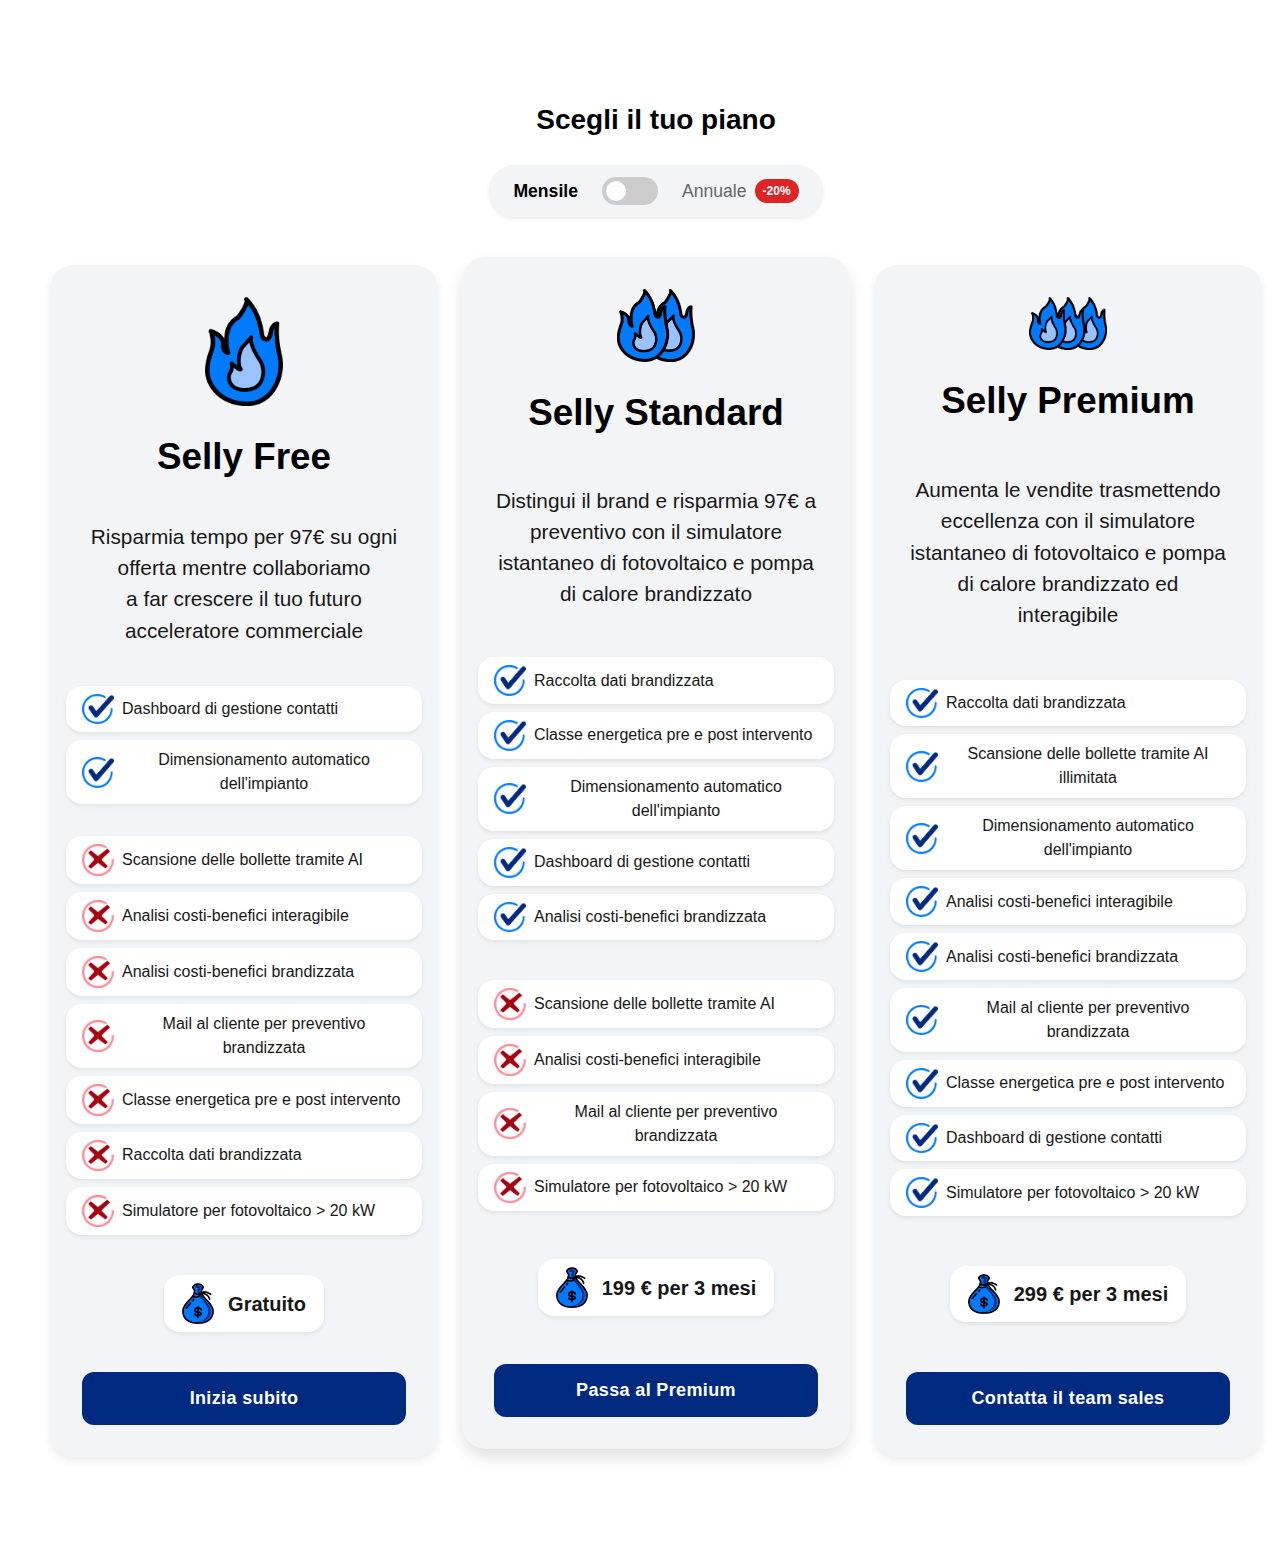
<file: 01-iterazione-abbonamenti/index.html>
<!DOCTYPE html>
<html lang="it">
  <head>
    <meta charset="UTF-8" />
    <meta name="viewport" content="width=device-width, initial-scale=1.0" />
    <title>Piani di Abbonamento</title>
    <link rel="stylesheet" href="/01-iterazione-abbonamenti/style.css" />
  </head>
  <body>
    <!-- INIZIO CONTENUTO PRINCIPALE -->
    <main class="container">
      <main class="container">
        <!-- SELETTORE PIANO MENSILE/ANNUALE -->
        <div class="plan-selector-container">
          <h2 class="plan-selector-title">Scegli il tuo piano</h2>
          <div class="plan-toggle-wrapper">
            <span class="plan-option active">Mensile</span>
            <label class="plan-toggle">
              <input type="checkbox" id="planToggle">
              <span class="plan-toggle-slider"></span>
            </label>
            <span class="plan-option">Annuale <span class="discount-badge">-20%</span></span>
          </div>
        </div>
        
        <!-- INIZIO SEZIONE CARDS -->
        <div class="cards">
          <!-- resto del codice... -->
      <!-- INIZIO SEZIONE CARDS -->
      <div class="cards">
        <!-- INIZIO CARD PIANO FREE -->
        <div class="card" id="free">
          <!-- INTESTAZIONE CARD -->
          <div class="header">
            <img
              src="/public/icon-def/free.png"
              alt="Selly Free"
              id="card-icon"
            />
            <h2>Selly Free</h2>
          </div>
          <!-- DESCRIZIONE PIANO -->
          <p class="description">
            Risparmia tempo per 97€ su ogni offerta mentre collaboriamo <br />a
            far crescere il tuo futuro acceleratore commerciale
          </p>

          <!-- FUNZIONALITÀ INCLUSE -->
          <ul class="features">
            <li>
              <img src="/public/icon-def/check.png" alt="check" /> Dashboard di
              gestione contatti
            </li>
            <li>
              <img src="/public/icon-def/check.png" alt="check" />
              Dimensionamento automatico dell'impianto
            </li>
          </ul>
          <!-- FUNZIONALITÀ NON INCLUSE -->
          <ul class="no-features">
            <li>
              <img src="/public/icon-def/nope.png" alt="no" /> Scansione delle
              bollette tramite AI
            </li>
            <li>
              <img src="/public/icon-def/nope.png" alt="no" /> Analisi
              costi-benefici interagibile
            </li>
            <li>
              <img src="/public/icon-def/nope.png" alt="no" /> Analisi
              costi-benefici brandizzata
            </li>
            <li>
              <img src="/public/icon-def/nope.png" alt="no" /> Mail al cliente
              per preventivo brandizzata
            </li>
            <li>
              <img src="/public/icon-def/nope.png" alt="no" /> Classe energetica
              pre e post intervento
            </li>
            <li>
              <img src="/public/icon-def/nope.png" alt="no" /> Raccolta dati
              brandizzata
            </li>
            <li>
              <img src="/public/icon-def/nope.png" alt="no" /> Simulatore per
              fotovoltaico > 20 kW
            </li>
          </ul>

          <!-- SEZIONE PREZZO -->
          <div class="price-container" id="gratuito">
            <img
              src="/public/icon-def/soldi.png"
              alt="money"
              class="price-icon"
            />
            <p id="price-text" class="price">Gratuito</p>
          </div>

          <!-- PULSANTE AZIONE -->
          <button class="btn" onclick="selectPlan('free')">
            Inizia subito
          </button>
        </div>
        <!-- FINE CARD PIANO FREE -->

        <!-- INIZIO CARD PIANO STANDARD -->
        <div class="card" id="standard">
          <!-- INTESTAZIONE CARD -->
          <div class="header">
            <img
              src="/public/icon-def/standard.png"
              alt="Selly Standard"
              id="card-icon"
            />
            <h2>Selly Standard</h2>
          </div>
          <!-- DESCRIZIONE PIANO -->
          <p class="description">
            Distingui il brand e risparmia 97€ a preventivo con il simulatore
            istantaneo di fotovoltaico e pompa di calore brandizzato
          </p>
          <!-- FUNZIONALITÀ INCLUSE -->
          <ul class="features">
            <li>
              <img src="/public/icon-def/check.png" alt="check" /> Raccolta dati
              brandizzata
            </li>
            <li>
              <img src="/public/icon-def/check.png" alt="check" /> Classe
              energetica pre e post intervento
            </li>
            <li>
              <img src="/public/icon-def/check.png" alt="check" />
              Dimensionamento automatico dell'impianto
            </li>
            <li>
              <img src="/public/icon-def/check.png" alt="check" /> Dashboard di
              gestione contatti
            </li>
            <li>
              <img src="/public/icon-def/check.png" alt="check" /> Analisi
              costi-benefici brandizzata
            </li>
          </ul>
          <!-- FUNZIONALITÀ NON INCLUSE -->
          <ul class="no-features">
            <li>
              <img src="/public/icon-def/nope.png" alt="no" /> Scansione delle
              bollette tramite AI
            </li>
            <li>
              <img src="/public/icon-def/nope.png" alt="no" /> Analisi
              costi-benefici interagibile
            </li>
            <li>
              <img src="/public/icon-def/nope.png" alt="no" /> Mail al cliente
              per preventivo brandizzata
            </li>
            <li>
              <img src="/public/icon-def/nope.png" alt="no" /> Simulatore per
              fotovoltaico > 20 kW
            </li>
          </ul>
          <!-- SEZIONE PREZZO -->
          <div class="price-container" id="abbonamento">
            <img
              src="/public/icon-def/soldi.png"
              alt="money"
              class="price-icon"
            />
            <p id="price-text" class="price">199 € per 3 mesi</p>
          </div>
          <!-- PULSANTE AZIONE -->
          <button class="btn" onclick="selectPlan('standard')">
            Passa al Premium
          </button>
        </div>
        <!-- FINE CARD PIANO STANDARD -->

        <!-- INIZIO CARD PIANO PREMIUM -->
        <div class="card" id="premium">
          <!-- INTESTAZIONE CARD -->
          <div class="header">
            <img
              src="/public/icon-def/premium.png"
              alt="Selly Premium"
              id="card-icon"
            />
            <h2>Selly Premium</h2>
          </div>
          <!-- DESCRIZIONE PIANO -->
          <p class="description">
            Aumenta le vendite trasmettendo eccellenza con il simulatore
            istantaneo di fotovoltaico e pompa di calore brandizzato ed
            interagibile
          </p>
          <!-- FUNZIONALITÀ INCLUSE -->
          <ul class="features">
            <li>
              <img src="/public/icon-def/check.png" alt="check" /> Raccolta dati
              brandizzata
            </li>
            <li>
              <img src="/public/icon-def/check.png" alt="check" /> Scansione
              delle bollette tramite AI illimitata
            </li>
            <li>
              <img src="/public/icon-def/check.png" alt="check" />
              Dimensionamento automatico dell'impianto
            </li>
            <li>
              <img src="/public/icon-def/check.png" alt="check" /> Analisi
              costi-benefici interagibile
            </li>
            <li>
              <img src="/public/icon-def/check.png" alt="check" /> Analisi
              costi-benefici brandizzata
            </li>
            <li>
              <img src="/public/icon-def/check.png" alt="check" /> Mail al
              cliente per preventivo brandizzata
            </li>
            <li>
              <img src="/public/icon-def/check.png" alt="check" /> Classe
              energetica pre e post intervento
            </li>
            <li>
              <img src="/public/icon-def/check.png" alt="check" /> Dashboard di
              gestione contatti
            </li>
            <li>
              <img src="/public/icon-def/check.png" alt="check" /> Simulatore per
              fotovoltaico > 20 kW
            </li>
          </ul>
          <!-- SEZIONE PREZZO -->
          <div class="price-container" id="premium-price">
            <img
              src="/public/icon-def/soldi.png"
              alt="money"
              class="price-icon"
            />
            <p id="price-text" class="price">299 € per 3 mesi</p>
          </div>
          <!-- PULSANTE AZIONE -->
          <button class="btn" onclick="selectPlan('premium')">
            Contatta il team sales
          </button>
        </div>
        <!-- FINE CARD PIANO PREMIUM -->
      </div>
      <!-- FINE SEZIONE CARDS -->
    </main>
    <!-- FINE CONTENUTO PRINCIPALE -->

  </body>
</html>
</file>
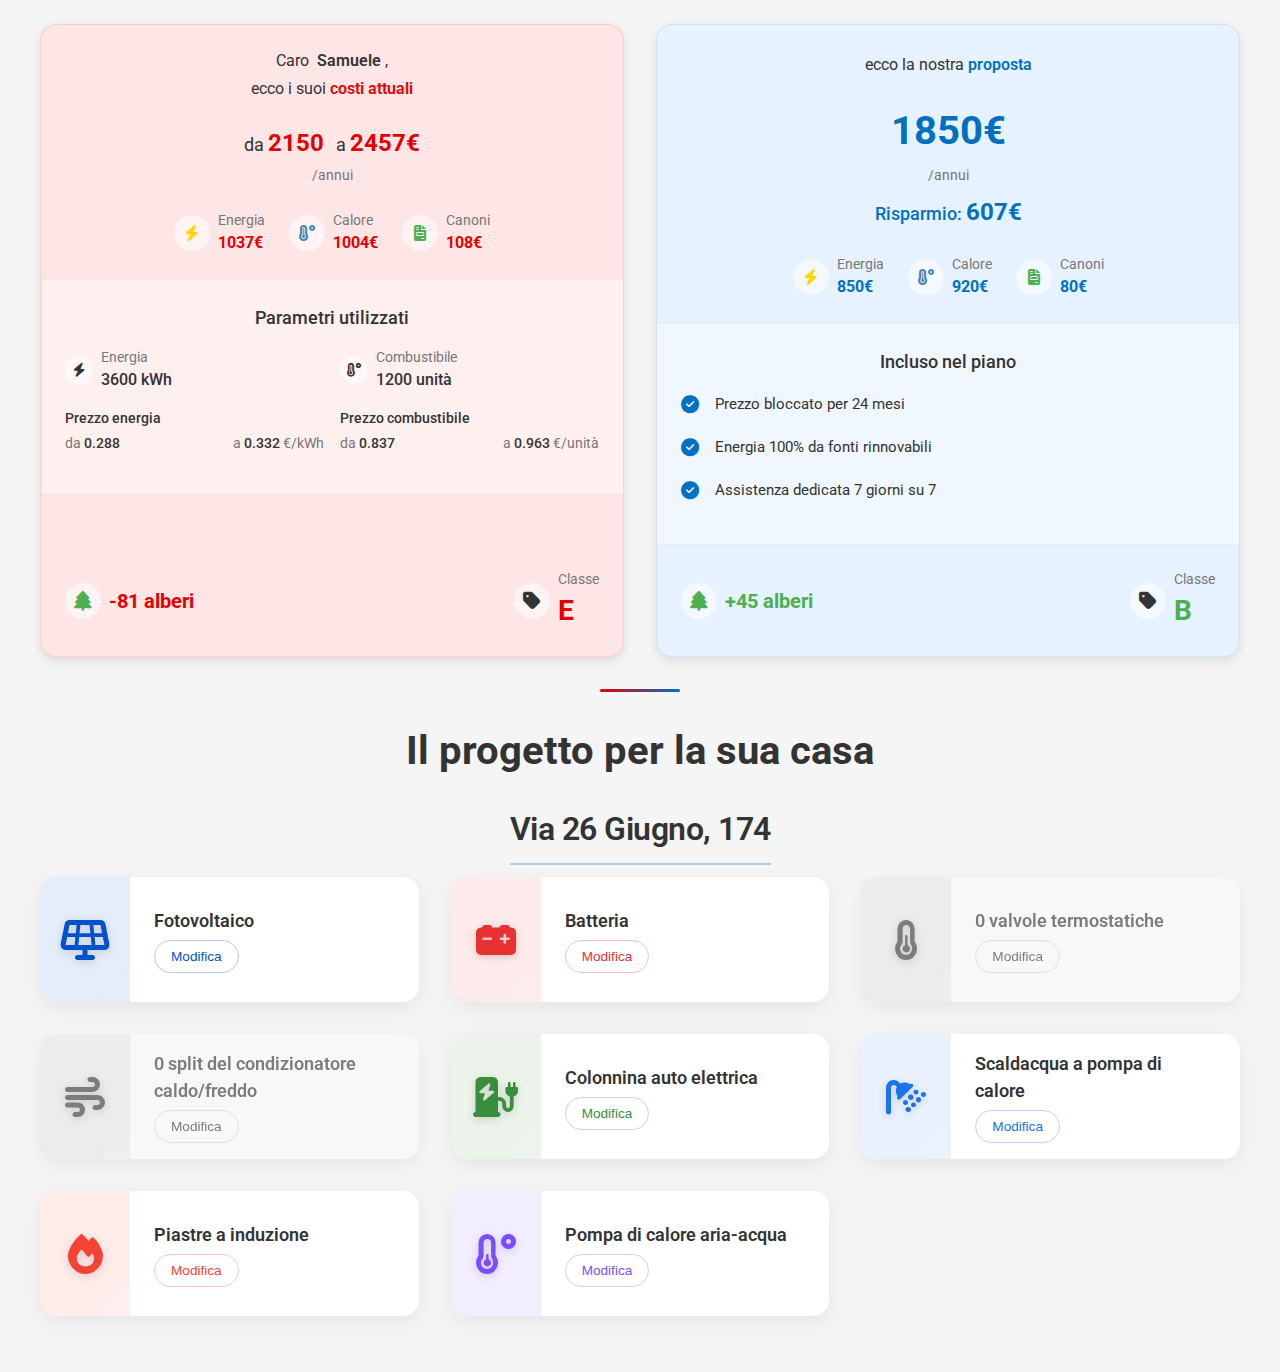
<file: 02-iterazione-preventivo/index.html>
<!DOCTYPE html>
<html lang="it">
  <head>
    <meta charset="UTF-8" />
    <meta name="viewport" content="width=device-width, initial-scale=1.0" />
    <title>Preventivo Zeromy</title>
    <!-- Inclusione Font Roboto da Google Fonts -->
    <link rel="preconnect" href="https://fonts.googleapis.com" />
    <link rel="preconnect" href="https://fonts.gstatic.com" crossorigin />
    <link
      href="https://fonts.googleapis.com/css2?family=Roboto:wght@400;500;600;700&display=swap"
      rel="stylesheet"
    />
    <!-- Inclusione di Font Awesome per icone migliori -->
    <link
      rel="stylesheet"
      href="https://cdnjs.cloudflare.com/ajax/libs/font-awesome/6.4.0/css/all.min.css"
    />
    <!-- Collegamento al foglio di stile CSS principale -->
    <link rel="stylesheet" href="style.css" />
  </head>
  <body>
    <!-- Contenitore principale -->
    <div class="container">
      <!-- Griglia delle cards -->
      <div class="cards-grid">
        <!-- Prima card - Costi attuali -->
        <div class="card card--current">
          <div class="card__header">
            <div class="card__title">
              <span class="card__greeting">Caro</span>
              <span class="card__name">Samuele</span>,
              <div class="card__subtitle">
                <span>ecco i suoi</span>
                <span class="card__highlight">costi attuali</span>
              </div>
            </div>

            <div class="card__price-range">
              <div class="card__price-from">
                da <span class="card__price">2150</span>
              </div>
              <div class="card__price-to">
                a <span class="card__price">2457€</span>
              </div>
              <div class="card__period">/annui</div>
            </div>

            <div class="card__costs">
              <div class="cost-item">
                <div class="cost-item__icon">
                  <i class="fas fa-bolt"></i>
                </div>
                <div class="cost-item__details">
                  <div class="cost-item__label">Energia</div>
                  <div class="cost-item__value">1037€</div>
                </div>
              </div>

              <div class="cost-item">
                <div class="cost-item__icon">
                  <i class="fas fa-temperature-high"></i>
                </div>
                <div class="cost-item__details">
                  <div class="cost-item__label">Calore</div>
                  <div class="cost-item__value">1004€</div>
                </div>
              </div>

              <div class="cost-item">
                <div class="cost-item__icon">
                  <i class="fas fa-file-invoice"></i>
                </div>
                <div class="cost-item__details">
                  <div class="cost-item__label">Canoni</div>
                  <div class="cost-item__value">108€</div>
                </div>
              </div>
            </div>
          </div>

          <div class="card__params">
            <h3 class="params__title">Parametri utilizzati</h3>

            <div class="params__group">
              <div class="param-item">
                <div class="param-item__icon">
                  <i class="fas fa-bolt"></i>
                </div>
                <div class="param-item__details">
                  <div class="param-item__label">Energia</div>
                  <div class="param-item__value">3600 kWh</div>
                </div>
              </div>

              <div class="param-item">
                <div class="param-item__icon">
                  <i class="fas fa-temperature-high"></i>
                </div>
                <div class="param-item__details">
                  <div class="param-item__label">Combustibile</div>
                  <div class="param-item__value">1200 unità</div>
                </div>
              </div>
            </div>

            <div class="params__group">
              <div class="price-range">
                <div class="price-range__label">Prezzo energia</div>
                <div class="price-range__values">
                  <span>da <span class="price-range__value">0.288</span></span>
                  <span
                    >a <span class="price-range__value">0.332</span> €/kWh</span
                  >
                </div>
              </div>

              <div class="price-range">
                <div class="price-range__label">Prezzo combustibile</div>
                <div class="price-range__values">
                  <span>da <span class="price-range__value">0.837</span></span>
                  <span
                    >a
                    <span class="price-range__value">0.963</span> €/unità</span
                  >
                </div>
              </div>
            </div>
          </div>

          <div class="card__footer">
            <div class="eco-info">
              <div class="eco-info__icon">
                <i class="fas fa-tree"></i>
              </div>
              <div class="eco-info__value">-81 alberi</div>
            </div>

            <div class="energy-class">
              <div class="energy-class__icon">
                <i class="fas fa-tag"></i>
              </div>
              <div class="energy-class__details">
                <span class="energy-class__label">Classe</span>
                <span class="energy-class__value">E</span>
              </div>
            </div>
          </div>
        </div>

        <!-- Seconda card - Proposta Zeromy -->
        <div class="card card--proposal">
          <div class="card__header">
            <div class="card__title">
              <div class="card__subtitle">
                <span>ecco la nostra</span>
                <span class="card__highlight">proposta</span>
              </div>
            </div>

            <div class="card__price-range card__price-range--single">
              <div class="card__price-total">
                <span class="card__price card__price--large">1850€</span>
              </div>
              <div class="card__period">/annui</div>
              <div class="card__savings">
                Risparmio: <span class="card__price">607€</span>
              </div>
            </div>

            <div class="card__costs">
              <div class="cost-item">
                <div class="cost-item__icon">
                  <i class="fas fa-bolt"></i>
                </div>
                <div class="cost-item__details">
                  <div class="cost-item__label">Energia</div>
                  <div class="cost-item__value">850€</div>
                </div>
              </div>

              <div class="cost-item">
                <div class="cost-item__icon">
                  <i class="fas fa-temperature-high"></i>
                </div>
                <div class="cost-item__details">
                  <div class="cost-item__label">Calore</div>
                  <div class="cost-item__value">920€</div>
                </div>
              </div>

              <div class="cost-item">
                <div class="cost-item__icon">
                  <i class="fas fa-file-invoice"></i>
                </div>
                <div class="cost-item__details">
                  <div class="cost-item__label">Canoni</div>
                  <div class="cost-item__value">80€</div>
                </div>
              </div>
            </div>
          </div>

          <div class="card__features">
            <h3 class="features__title">Incluso nel piano</h3>

            <div class="feature-item">
              <div class="feature-item__icon">
                <i class="fas fa-check-circle"></i>
              </div>
              <div class="feature-item__text">Prezzo bloccato per 24 mesi</div>
            </div>

            <div class="feature-item">
              <div class="feature-item__icon">
                <i class="fas fa-check-circle"></i>
              </div>
              <div class="feature-item__text">
                Energia 100% da fonti rinnovabili
              </div>
            </div>

            <div class="feature-item">
              <div class="feature-item__icon">
                <i class="fas fa-check-circle"></i>
              </div>
              <div class="feature-item__text">
                Assistenza dedicata 7 giorni su 7
              </div>
            </div>
          </div>

          <div class="card__footer">
            <div class="eco-info eco-info--positive">
              <div class="eco-info__icon">
                <i class="fas fa-tree"></i>
              </div>
              <div class="eco-info__value">+45 alberi</div>
            </div>

            <div class="energy-class">
              <div class="energy-class__icon">
                <i class="fas fa-tag"></i>
              </div>
              <div class="energy-class__details">
                <span class="energy-class__label">Classe</span>
                <span class="energy-class__value energy-class__value--better"
                  >B</span
                >
              </div>
            </div>
          </div>
        </div>
      </div>

      <!-- SEZIONE COMPONENTI ENERGETICI -->
      <section class="energy-components">
        <div class="energy-components__header">
          <h1 class="energy-components__h1">Il progetto per la sua casa</h1>
          <h2 class="energy-components__title">Via 26 Giugno, 174</h2>
        </div>

        <div class="energy-components__grid">
          <!-- FOTOVOLTAICO -->
          <div class="energy-component" id="fotovoltaico">
            <div class="energy-component__icon">
              <i class="fas fa-solar-panel"></i>
            </div>
            <div class="energy-component__content">
              <h3 class="energy-component__name">Fotovoltaico</h3>
              <!--               <p class="energy-component__value">
                da <span class="energy-component__highlight">6.0 kW</span>
              </p> -->
              <button class="energy-component__edit">Modifica</button>
            </div>
          </div>

          <!-- BATTERIA -->
          <div class="energy-component" id="batteria">
            <div class="energy-component__icon">
              <i class="fas fa-car-battery"></i>
            </div>
            <div class="energy-component__content">
              <h3 class="energy-component__name">Batteria</h3>
              <!-- <p class="energy-component__value">
                da <span class="energy-component__highlight">5 kWh</span>
              </p> -->
              <button class="energy-component__edit">Modifica</button>
            </div>
          </div>

          <!-- VALVOLE TERMOSTATICHE -->
          <div class="energy-component" id="valvole">
            <div class="energy-component__icon">
              <i class="fas fa-thermometer-half"></i>
            </div>
            <div class="energy-component__content">
              <h3 class="energy-component__name">0 valvole termostatiche</h3>
              <button class="energy-component__edit">Modifica</button>
            </div>
          </div>

          <!-- SPLIT CONDIZIONATORE -->
          <div class="energy-component" id="split">
            <div class="energy-component__icon">
              <i class="fas fa-wind"></i>
            </div>
            <div class="energy-component__content">
              <h3 class="energy-component__name">
                0 split del condizionatore caldo/freddo
              </h3>
              <button class="energy-component__edit">Modifica</button>
            </div>
          </div>

          <!-- COLONNINA AUTO ELETTRICA -->
          <div class="energy-component" id="colonnina">
            <div class="energy-component__icon">
              <i class="fas fa-charging-station"></i>
            </div>
            <div class="energy-component__content">
              <h3 class="energy-component__name">Colonnina auto elettrica</h3>
              <button class="energy-component__edit">Modifica</button>
            </div>
          </div>

          <!-- SCALDACQUA A POMPA DI CALORE -->
          <div class="energy-component" id="scaldacqua">
            <div class="energy-component__icon">
              <i class="fas fa-shower"></i>
            </div>
            <div class="energy-component__content">
              <h3 class="energy-component__name">
                Scaldacqua a pompa di calore
              </h3>
              <button class="energy-component__edit">Modifica</button>
            </div>
          </div>

          <!-- PIASTRE A INDUZIONE -->
          <div class="energy-component" id="piastre">
            <div class="energy-component__icon">
              <i class="fas fa-fire"></i>
            </div>
            <div class="energy-component__content">
              <h3 class="energy-component__name">Piastre a induzione</h3>
              <button class="energy-component__edit">Modifica</button>
            </div>
          </div>

          <!-- POMPA DI CALORE ARIA-ACQUA -->
          <div class="energy-component" id="pompa">
            <div class="energy-component__icon">
              <i class="fas fa-temperature-low"></i>
            </div>
            <div class="energy-component__content">
              <h3 class="energy-component__name">Pompa di calore aria-acqua</h3>
              <button class="energy-component__edit">Modifica</button>
            </div>
          </div>
        </div>
      </section>
    </div>
  </body>
</html>
</file>
<file: 01-iterazione-abbonamenti/style.css>
/* ================================
   STILI GENERALI DEL CORPO PAGINA
   ================================ */
body {
  background: #ffffff; /* Sfondo bianco per tutta la pagina */
  color: #171717; /* Colore testo principale quasi nero */
  font-family: -apple-system, BlinkMacSystemFont, "Segoe UI", Roboto, Oxygen,
    Ubuntu, Cantarell, "Open Sans", "Helvetica Neue", Arial, sans-serif; /* Font stack moderna */
  margin: 0; /* Rimozione margini predefiniti */
  padding: 0.75rem 1.125rem; /* padding predefiniti convertiti in rem */
  display: flex; /* Utilizzo flexbox per centrare il contenuto */
  justify-content: center; /* Centramento orizzontale */
  align-items: center; /* Centramento verticale */
  min-height: 100vh; /* Altezza minima a tutto schermo */
  line-height: 1.5; /* Miglioramento spaziatura delle righe */
}

/* ================================
     CONTENITORE PRINCIPALE
     ================================ */
.container {
  display: flex;
  flex-direction: column; /* Cambiato da row a column per un layout più coerente */
  justify-content: center;
  align-items: center;
  width: 100%;
  max-width: 1400px; /* Aumentato per ospitare meglio le tre card in orizzontale */
  margin: 0 auto; /* Centramento automatico */
  padding: 2rem 1rem; /* Aggiunto padding verticale per spaziatura */
}

/* ================================
   SELETTORE PIANO (MENSILE/ANNUALE)
   ================================ */
.plan-selector-container {
  display: flex;
  flex-direction: column;
  align-items: center;
  margin-bottom: 3rem;
  width: 100%;
  text-align: center;
}

.plan-selector-title {
  font-size: 1.75rem;
  font-weight: 700;
  margin-bottom: 1.5rem;
  color: #000;
}

.plan-toggle-wrapper {
  display: flex;
  align-items: center;
  justify-content: center;
  gap: 1rem;
  background-color: #f3f4f6;
  padding: 0.75rem 1.5rem;
  border-radius: 2rem;
  box-shadow: 0 0.125rem 0.25rem rgba(0, 0, 0, 0.08);
}

.plan-option {
  font-size: 1.1rem;
  font-weight: 500;
  color: #666;
  display: flex;
  align-items: center;
  transition: color 0.3s ease;
}

.plan-option.active {
  color: #000;
  font-weight: 700;
}

/* Toggle switch */
.plan-toggle {
  position: relative;
  display: inline-block;
  width: 3.5rem;
  height: 1.75rem;
  margin: 0 0.5rem;
}

.plan-toggle input {
  opacity: 0;
  width: 0;
  height: 0;
}

.plan-toggle-slider {
  position: absolute;
  cursor: pointer;
  top: 0;
  left: 0;
  right: 0;
  bottom: 0;
  background-color: #ccc;
  transition: 0.4s;
  border-radius: 2rem;
}

.plan-toggle-slider:before {
  position: absolute;
  content: "";
  height: 1.25rem;
  width: 1.25rem;
  left: 0.25rem;
  bottom: 0.25rem;
  background-color: white;
  transition: 0.4s;
  border-radius: 50%;
}

input:checked + .plan-toggle-slider {
  background-color: #002a80;
}

input:checked + .plan-toggle-slider:before {
  transform: translateX(1.75rem);
}

/* Badge di sconto */
.discount-badge {
  display: inline-block;
  background-color: #dc2626;
  color: white;
  font-size: 0.75rem;
  font-weight: 700;
  padding: 0.2rem 0.5rem;
  border-radius: 1rem;
  margin-left: 0.5rem;
}

/* Responsive per mobile */
@media (max-width: 768px) {
  .plan-selector-title {
    font-size: 1.5rem;
    margin-bottom: 1.25rem;
  }

  .plan-toggle-wrapper {
    padding: 0.6rem 1.25rem;
  }

  .plan-option {
    font-size: 1rem;
  }

  .plan-toggle {
    width: 3rem;
    height: 1.5rem;
  }

  .plan-toggle-slider:before {
    height: 1rem;
    width: 1rem;
  }

  input:checked + .plan-toggle-slider:before {
    transform: translateX(1.5rem);
  }
}

@media (max-width: 480px) {
  .plan-selector-title {
    font-size: 1.25rem;
  }

  .plan-toggle-wrapper {
    padding: 0.5rem 1rem;
    gap: 0.75rem;
  }

  .plan-option {
    font-size: 0.9rem;
  }
}

/* ================================
     LAYOUT DELLE CARD
     ================================ */
.cards {
  display: flex;
  flex-direction: row; /* Esplicitamente in row per desktop */
  flex-wrap: nowrap; /* Evita il wrapping su desktop */
  gap: 1.5rem; /* Ridotto leggermente per mantenere le card in linea */
  justify-content: center;
  align-items: stretch;
  width: 100%;
}

/* ================================
     STILE SINGOLA CARD
     ================================ */
.card {
  flex: 1; /* Fa sì che le card occupino lo stesso spazio */
  min-width: 300px; /* Imposta una larghezza minima per evitare card troppo strette */
  max-width: 380px; /* Limita la larghezza massima per un aspetto più bilanciato */
  padding: 2rem;
  margin-bottom: 1rem; /* Aggiunto per spaziatura quando vanno a capo */
  background: #f3f4f6;
  border-radius: 1.5rem;
  box-shadow: 0 0.25rem 0.5rem rgba(0, 0, 0, 0.08);
  text-align: center;
  transition: transform 0.3s ease, box-shadow 0.3s ease;
  display: flex;
  flex-direction: column;
  justify-content: space-between; /* Distribuisce il contenuto verticalmente */
}

/* Card centrale (Standard) con effetto evidenziato */
#standard {
  transform: translateY(-0.5rem); /* Leggero sollevamento per evidenziare */
  box-shadow: 0 0.5rem 1rem rgba(0, 0, 0, 0.12); /* Ombra leggermente più pronunciata */
}

.card:hover {
  transform: translateY(-0.25rem); /* Leggero effetto di sollevamento */
  box-shadow: 0 0.5rem 1rem rgba(0, 0, 0, 0.12); /* Ombra più pronunciata all'hover */
}

.card img {
  width: 2rem; /* Dimensione fissa icona convertita in rem */
  height: auto; /* Mantiene proporzioni */
}

#card-icon {
  width: 4.875rem; /* Dimensione fissa icona convertita in rem */
  height: auto; /* Mantiene proporzioni */
}

.card h2 {
  font-size: 2.3rem; /* Dimensione grande per i titoli */
  font-weight: 700; /* Testo in grassetto semantico */
  margin-top: 1rem; /* Spaziatura superiore */
  margin-bottom: 1rem; /* Spaziatura inferiore */
  color: #000; /* Colore più scuro per i titoli */
}

.card p {
  font-size: 1.3rem; /* Dimensione per testo descrittivo */
  font-weight: 400; /* Testo normale semantico */
  text-align: center; /* Allineamento testo al centro */
  margin-bottom: 1.5rem; /* Spaziatura inferiore */
}

/* ================================
     STILE LISTE CARATTERISTICHE
     ================================ */
.features,
.no-features {
  display: flex;
  flex-direction: column; /* Disposizione elementi in verticale */
  gap: 0.5rem; /* Spazio tra gli elementi della lista convertito in rem */
  align-items: center;
  list-style: none; /* Rimozione stile lista predefinito */
  padding: 0; /* Rimozione padding predefinito */
  margin: 1rem 0; /* Spaziatura standardizzata */
  width: 100%; /* Larghezza completa */
}

/* Caratteristiche incluse */
.features li,
.no-features li {
  display: flex;
  flex-direction: row;
  align-items: center;
  gap: 0.5rem; /* Spazio tra icona e testo convertito in rem */
  background: #ffffff; /* Sfondo bianco */
  padding: 0.5rem 1rem; /* Spaziatura interna convertita in rem */
  border-radius: 1rem; /* Angoli arrotondati convertiti in rem */
  box-shadow: 0 0.125rem 0.25rem rgba(0, 0, 0, 0.08); /* Ombra leggera migliorata */
  font-size: 1rem;
  width: 100%; /* Larghezza completa */
  max-width: 100%; /* Evita overflow */
  transition: transform 0.2s ease; /* Transizione fluida */
}

.features li:hover,
.no-features li:hover {
  transform: translateX(0.25rem); /* Leggero effetto di movimento */
}

.features li img,
.no-features li img {
  flex-shrink: 0; /* Impedisce il ridimensionamento dell'immagine */
}

/* ================================
     STILE VISUALIZZAZIONE PREZZO
     ================================ */
.price-container {
  display: flex;
  flex-direction: row;
  justify-content: center;
  align-items: center;
  gap: 0.875rem; /* Convertito in rem */
  background: #ffffff;
  border-radius: 1rem; /* Coerenza con gli altri bordi */
  box-shadow: 0 0.125rem 0.25rem rgba(0, 0, 0, 0.08); /* Ombra leggera migliorata */
  max-width: 600px;
  width: fit-content; /* Adatta larghezza al contenuto */
  margin: 1.5rem auto 2.5rem; /* Spaziatura standardizzata */
  padding: 0.5rem 1.125rem; /* Convertito in rem */
}

#price-text {
  font-weight: 700; /* Testo in grassetto semantico */
  font-size: 1.25rem; /* Dimensione leggermente maggiore */
  margin: 0; /* Rimozione margini predefiniti */
}

/* ================================
     STILE PULSANTE
     ================================ */
.btn {
  margin: 0 auto; /* Aggiunta questa proprietà per centrare */
  background: #002a80; /* Sfondo blu scuro */
  color: white; /* Testo bianco */
  font-size: 1.125rem;
  font-weight: 700; /* Testo in grassetto semantico */
  padding: 1rem 1.5rem; /* Spaziatura interna convertita in rem */
  width: 100%; /* Larghezza al 100% */
  border: none; /* Rimozione bordo predefinito */
  border-radius: 0.75rem; /* Angoli arrotondati convertiti in rem */
  cursor: pointer; /* Cambia il cursore per indicare elemento cliccabile */
  transition: all 0.3s ease; /* Transizione fluida per tutti gli effetti */
  letter-spacing: 0.02em; /* Miglioramento leggibilità */
}

.btn:hover {
  background: #001a50; /* Blu più scuro all'hover per feedback visivo */
  transform: translateY(-0.125rem); /* Leggero effetto di sollevamento */
  box-shadow: 0 0.25rem 0.5rem rgba(0, 0, 0, 0.15); /* Ombra all'hover */
}

.btn:active {
  transform: translateY(0); /* Effetto di pressione */
}

/* ================================
     MEDIA QUERY PER TABLET
     ================================ */
@media (max-width: 1024px) {
  .cards {
    flex-wrap: wrap; /* Permette il wrapping quando lo spazio non è sufficiente */
  }

  .card {
    flex: 0 1 calc(50% - 1.5rem); /* Due card per riga su tablet */
    max-width: 450px; /* Aumenta un po' la larghezza massima su tablet */
  }

  #standard {
    transform: none; /* Rimuove l'effetto di sollevamento su tablet */
  }
}

/* ================================
     MEDIA QUERY PER SCHERMI FINO A 768px
     ================================ */
@media (max-width: 768px) {
  body {
    padding: 0.5rem 0.75rem; /* Riduzione padding per schermi più piccoli */
  }

  .cards {
    flex-direction: column; /* Cambia a colonna su mobile */
    flex-wrap: nowrap; /* Non serve il wrapping in colonna */
    align-items: center; /* Centra le card */
    gap: 1.5rem; /* Riduzione spazio tra le card */
  }

  .card {
    flex: 0 0 auto; /* Rimuove la crescita e il restringimento */
    width: 100%; /* Larghezza piena su mobile */
    max-width: 500px; /* Limita comunque la larghezza massima */
    padding: 1.75rem; /* Riduzione padding interno */
    border-radius: 1.25rem; /* Riduzione raggio bordo */
  }

  #card-icon {
    width: 4rem; /* Riduzione dimensione icona */
  }

  .card h2 {
    font-size: 1.8rem; /* Riduzione dimensione titolo */
    margin-top: 0.75rem; /* Riduzione spaziatura */
    margin-bottom: 0.75rem; /* Riduzione spaziatura */
  }

  .card p {
    font-size: 1.1rem; /* Riduzione dimensione testo */
    margin-bottom: 1.25rem; /* Riduzione spaziatura */
  }

  .features li,
  .no-features li {
    padding: 0.4rem 0.75rem; /* Riduzione padding */
    font-size: 0.9rem; /* Riduzione dimensione testo */
    border-radius: 0.75rem; /* Riduzione raggio bordo */
  }

  .price-container {
    gap: 0.75rem; /* Riduzione gap */
    padding: 0.4rem 0.875rem; /* Riduzione padding */
    margin: 1.25rem auto 2rem; /* Riduzione margini */
  }

  #price-text {
    font-size: 1.125rem; /* Riduzione dimensione testo */
  }

  .btn {
    font-size: 1rem; /* Riduzione dimensione testo */
    padding: 0.875rem 1.25rem; /* Riduzione padding */
    border-radius: 0.625rem; /* Riduzione raggio bordo */
  }

  /* Riduzione effetti hover per migliorare prestazioni su mobile */
  .card:hover {
    transform: translateY(-0.125rem); /* Riduzione effetto sollevamento */
  }

  .features li:hover,
  .no-features li:hover {
    transform: translateX(0.125rem); /* Riduzione effetto movimento */
  }

  .btn:hover {
    transform: translateY(-0.0625rem); /* Riduzione effetto sollevamento */
  }
}

/* ================================
     MEDIA QUERY PER SCHERMI MOLTO PICCOLI (sotto i 480px)
     ================================ */
@media (max-width: 480px) {
  .card {
    min-width: unset; /* Rimuove il vincolo di larghezza minima */
    max-width: 100%; /* Larghezza massima al 100% del contenitore */
    padding: 1.25rem; /* Ulteriore riduzione padding */
    border-radius: 1rem; /* Ulteriore riduzione raggio bordo */
  }

  #card-icon {
    width: 3.5rem; /* Ulteriore riduzione dimensione icona */
  }

  .card h2 {
    font-size: 1.5rem; /* Ulteriore riduzione dimensione titolo */
    margin-top: 0.5rem; /* Ulteriore riduzione spaziatura */
    margin-bottom: 0.5rem; /* Ulteriore riduzione spaziatura */
  }

  .card p {
    font-size: 1rem; /* Ulteriore riduzione dimensione testo */
    margin-bottom: 1rem; /* Ulteriore riduzione spaziatura */
  }

  .features,
  .no-features {
    gap: 0.375rem; /* Ulteriore riduzione gap */
  }

  .features li,
  .no-features li {
    padding: 0.375rem 0.625rem; /* Ulteriore riduzione padding */
    font-size: 0.875rem; /* Ulteriore riduzione dimensione testo */
  }

  .price-container {
    gap: 0.625rem; /* Ulteriore riduzione gap */
    padding: 0.375rem 0.75rem; /* Ulteriore riduzione padding */
    margin: 1rem auto 1.5rem; /* Ulteriore riduzione margini */
  }

  #price-text {
    font-size: 1rem; /* Ulteriore riduzione dimensione testo */
  }

  .btn {
    font-size: 0.875rem; /* Ulteriore riduzione dimensione testo */
    padding: 0.75rem 1rem; /* Ulteriore riduzione padding */
  }
}
</file>
<file: 02-iterazione-preventivo/style.css>
/* ======================================================
   VARIABILI CSS
   Definizione di colori, dimensioni e valori riutilizzabili
   ====================================================== */
:root {
  /* Colori principali */
  --color-primary: #e50000;
  --color-primary-light: #ffe6e6;
  --color-primary-dark: #b30000;
  --color-secondary: #0070c0;
  --color-secondary-light: #e6f2ff;
  --color-secondary-dark: #005a9e;

  /* Colori neutri */
  --color-white: #ffffff;
  --color-light: #f5f5f5;
  --color-gray: #767676;
  --color-dark: #333333;

  /* Colori funzionali */
  --color-energy: #ffd700;
  --color-heat: #4682b4;
  --color-fee: #4caf50;

  /* Dimensioni */
  --spacing-xs: 4px;
  --spacing-sm: 8px;
  --spacing-md: 16px;
  --spacing-lg: 24px;
  --spacing-xl: 32px;

  /* Border radius */
  --radius-sm: 4px;
  --radius-md: 8px;
  --radius-lg: 16px;

  /* Shadows */
  --shadow-card: 0 4px 12px rgba(0, 0, 0, 0.1);
  --shadow-elevated: 0 8px 24px rgba(0, 0, 0, 0.15);

  /* Transizioni */
  --transition-fast: 0.2s ease;
  --transition-normal: 0.3s ease;
}

/* ======================================================
       RESET E STILI BASE
       Reset di margini, padding e box model
       ====================================================== */
* {
  margin: 0;
  padding: 0;
  box-sizing: border-box;
}

body {
  font-family: "Roboto", "Segoe UI", sans-serif;
  background-color: var(--color-light);
  color: var(--color-dark);
  line-height: 1.5;
  padding: var(--spacing-lg);
  min-height: 100vh;
}

/* ======================================================
       CONTAINER E LAYOUT PRINCIPALE
       ====================================================== */
.container {
  max-width: 1200px;
  margin: 0 auto;
  width: 100%;
}

.cards-grid {
  display: grid;
  grid-template-columns: repeat(auto-fit, minmax(300px, 1fr));
  gap: var(--spacing-xl);
  margin-bottom: var(--spacing-xl);
}

/* ======================================================
       CARD COMUNE
       Stili base che si applicano a tutte le card
       ====================================================== */
.card {
  background-color: var(--color-white);
  border-radius: var(--radius-lg);
  overflow: hidden;
  box-shadow: var(--shadow-card);
  display: flex;
  flex-direction: column;
  transition: var(--transition-normal);
}

.card:hover {
  box-shadow: var(--shadow-elevated);
  transform: translateY(-4px);
}

/* Card costi attuali */
.card--current {
  background-color: var(--color-primary-light);
  border: 1px solid rgba(229, 0, 0, 0.1);
}

/* Card proposta */
.card--proposal {
  background-color: var(--color-secondary-light);
  border: 1px solid rgba(0, 112, 192, 0.1);
}

/* ======================================================
       CARD HEADER
       ====================================================== */
.card__header {
  padding: var(--spacing-lg);
  text-align: center;
}

.card__title {
  margin-bottom: var(--spacing-md);
}

.card__greeting,
.card__name {
  display: inline-block;
  margin-right: var(--spacing-xs);
}

.card__name {
  font-weight: 600;
}

.card__subtitle {
  margin-top: var(--spacing-xs);
}

.card__highlight {
  font-weight: 600;
  color: var(--color-primary);
}

.card--proposal .card__highlight {
  color: var(--color-secondary);
}

/* ======================================================
       PREZZI
       ====================================================== */
.card__price-range {
  margin: var(--spacing-lg) 0;
  font-size: 1.125rem;
}

.card__price-from,
.card__price-to {
  display: inline-block;
  margin: 0 var(--spacing-xs);
}

.card__price {
  color: var(--color-primary);
  font-weight: 700;
  font-size: 1.5rem;
}

.card--proposal .card__price {
  color: var(--color-secondary);
}

.card__price--large {
  font-size: 2.5rem;
}

.card__period {
  font-size: 0.875rem;
  color: var(--color-gray);
  margin-top: var(--spacing-xs);
}

.card__savings {
  margin-top: var(--spacing-sm);
  font-weight: 500;
  color: var(--color-secondary);
}

/* ======================================================
       COSTI E PARAMETRI
       ====================================================== */
.card__costs {
  display: flex;
  flex-wrap: wrap;
  justify-content: center;
  gap: var(--spacing-lg);
  margin-top: var(--spacing-lg);
}

.cost-item {
  display: flex;
  align-items: center;
  gap: var(--spacing-sm);
}

.cost-item__icon {
  width: 36px;
  height: 36px;
  display: flex;
  align-items: center;
  justify-content: center;
  background-color: rgba(255, 255, 255, 0.5);
  border-radius: 50%;
  font-size: 1rem;
}

.cost-item__icon .fa-bolt {
  color: var(--color-energy);
}

.cost-item__icon .fa-temperature-high {
  color: var(--color-heat);
}

.cost-item__icon .fa-file-invoice {
  color: var(--color-fee);
}

.cost-item__details {
  text-align: left;
}

.cost-item__label {
  font-size: 0.875rem;
  color: var(--color-gray);
}

.cost-item__value {
  font-weight: 700;
  color: var(--color-primary);
}

.card--proposal .cost-item__value {
  color: var(--color-secondary);
}

/* ======================================================
       PARAMETRI
       ====================================================== */
.card__params {
  padding: var(--spacing-lg);
  background-color: rgba(255, 255, 255, 0.4);
  border-top: 1px solid rgba(0, 0, 0, 0.05);
  border-bottom: 1px solid rgba(0, 0, 0, 0.05);
}

.params__title {
  text-align: center;
  margin-bottom: var(--spacing-md);
  font-weight: 500;
  font-size: 1.125rem;
}

.params__group {
  display: flex;
  flex-wrap: wrap;
  justify-content: space-between;
  gap: var(--spacing-md);
  margin-bottom: var(--spacing-md);
}

.param-item {
  flex: 1;
  min-width: 160px;
  display: flex;
  align-items: center;
  gap: var(--spacing-sm);
}

.param-item__icon {
  width: 28px;
  height: 28px;
  display: flex;
  align-items: center;
  justify-content: center;
  background-color: rgba(255, 255, 255, 0.5);
  border-radius: 50%;
  font-size: 0.875rem;
}

.param-item__details {
  text-align: left;
}

.param-item__label {
  font-size: 0.875rem;
  color: var(--color-gray);
}

.param-item__value {
  font-weight: 500;
}

.price-range {
  flex: 1;
  min-width: 160px;
}

.price-range__label {
  font-weight: 500;
  margin-bottom: var(--spacing-xs);
  font-size: 0.875rem;
}

.price-range__values {
  display: flex;
  justify-content: space-between;
  font-size: 0.875rem;
  color: var(--color-gray);
}

.price-range__value {
  font-weight: 500;
  color: var(--color-dark);
}

/* ======================================================
       FUNZIONALITÀ
       ====================================================== */
.card__features {
  padding: var(--spacing-lg);
  background-color: rgba(255, 255, 255, 0.4);
  border-top: 1px solid rgba(0, 0, 0, 0.05);
  border-bottom: 1px solid rgba(0, 0, 0, 0.05);
}

.features__title {
  text-align: center;
  margin-bottom: var(--spacing-md);
  font-weight: 500;
  font-size: 1.125rem;
}

.feature-item {
  display: flex;
  align-items: center;
  gap: var(--spacing-md);
  margin-bottom: var(--spacing-md);
}

.feature-item__icon {
  color: var(--color-secondary);
  font-size: 1.125rem;
}

.feature-item__text {
  font-size: 0.95rem;
}

/* ======================================================
       FOOTER DELLA CARD
       ====================================================== */
.card__footer {
  padding: var(--spacing-lg);
  display: flex;
  justify-content: space-between;
  align-items: center;
  margin-top: auto;
}

.eco-info,
.energy-class {
  display: flex;
  align-items: center;
  gap: var(--spacing-sm);
}

.eco-info__icon,
.energy-class__icon {
  font-size: 1.25rem;
  width: 36px;
  height: 36px;
  display: flex;
  align-items: center;
  justify-content: center;
  background-color: rgba(255, 255, 255, 0.5);
  border-radius: 50%;
}

.eco-info__icon {
  color: var(--color-fee);
}

.eco-info__value {
  color: var(--color-primary);
  font-weight: 700;
  font-size: 1.25rem;
}

.eco-info--positive .eco-info__value {
  color: var(--color-fee);
}

.energy-class__label {
  display: block;
  font-size: 0.875rem;
  color: var(--color-gray);
}

.energy-class__value {
  font-size: 1.75rem;
  font-weight: 700;
  color: var(--color-primary);
}

.energy-class__value--better {
  color: var(--color-fee);
}

/* ======================================================
     SEZIONE COMPONENTI ENERGETICI
     Stile moderno e accattivante
     ====================================================== */
.energy-components {
  margin: var(--spacing-xl) 0 var(--spacing-xl) * 2;
  width: 100%;
  position: relative;
  padding: var(--spacing-xl) 0;
}

.energy-components::before {
  content: "";
  position: absolute;
  top: 0;
  left: 50%;
  transform: translateX(-50%);
  width: 80px;
  height: 3px;
  background: linear-gradient(
    90deg,
    var(--color-primary),
    var(--color-secondary)
  );
  border-radius: 2px;
}

.energy-components__header {
  text-align: center;
  margin-bottom: var(--spacing-xl) * 1.5;
  position: relative;
}

.energy-components__h1 {
  font-size: 2.5rem;
  font-weight: 700;
  color: var(--color-dark);
  margin-bottom: var(--spacing-lg);
}

.energy-components__title {
  font-size: 2rem;
  font-weight: 600;
  color: var(--color-dark);
  display: inline-block;
  position: relative;
  letter-spacing: -0.5px;
  margin-bottom: var(--spacing-lg);
}

.energy-components__title::after {
  content: "";
  position: absolute;
  bottom: -12px;
  left: 0;
  width: 100%;
  height: 2px;
  background-color: var(--color-secondary);
  opacity: 0.3;
}

/* Grid per i componenti */
.energy-components__grid {
  display: grid;
  grid-template-columns: repeat(auto-fit, minmax(320px, 1fr));
  gap: var(--spacing-xl);
  width: 100%;
}

/* ======================================================
       STILE SINGOLO COMPONENTE
       ====================================================== */
.energy-component {
  background-color: var(--color-white);
  border-radius: 16px;
  overflow: hidden;
  box-shadow: 0 6px 20px rgba(0, 0, 0, 0.07);
  display: flex;
  align-items: center;
  padding: 0;
  transition: all 0.4s cubic-bezier(0.165, 0.84, 0.44, 1);
  min-height: 125px;
  position: relative;
  border: none;
}

.energy-component:hover {
  transform: translateY(-6px);
  box-shadow: 0 12px 28px rgba(0, 0, 0, 0.12);
}

.energy-component::after {
  content: "";
  position: absolute;
  top: 0;
  left: 0;
  width: 4px;
  height: 100%;
  background: linear-gradient(
    to bottom,
    var(--color-secondary),
    var(--color-secondary-dark)
  );
  opacity: 0;
  transition: opacity 0.3s ease;
}

.energy-component:hover::after {
  opacity: 1;
}

.energy-component__icon {
  width: 90px;
  height: 125px;
  min-width: 90px;
  display: flex;
  align-items: center;
  justify-content: center;
  background-color: var(--color-secondary-light);
  margin: 0;
  position: relative;
  overflow: hidden;
}

.energy-component__icon::before {
  content: "";
  position: absolute;
  bottom: 0;
  right: 0;
  width: 60px;
  height: 60px;
  background-color: rgba(255, 255, 255, 0.1);
  border-radius: 50%;
  transform: translate(30px, 30px);
}

/* Stile per le icone Font Awesome */
.energy-component__icon i {
  font-size: 40px; /* Dimensione grande per le icone */
  position: relative;
  z-index: 2;
  filter: drop-shadow(0 2px 4px rgba(0, 0, 0, 0.15));
  transition: transform 0.3s ease;
}

.energy-component:hover .energy-component__icon i {
  transform: scale(1.1);
}

.energy-component__content {
  flex: 1;
  display: flex;
  flex-direction: column;
  padding: var(--spacing-md) var(--spacing-lg);
  position: relative;
}

.energy-component__name {
  font-size: 1.125rem;
  font-weight: 600;
  color: var(--color-dark);
  margin-bottom: 6px;
  transition: color 0.3s ease;
}

.energy-component:hover .energy-component__name {
  color: var(--color-secondary);
}

.energy-component__value {
  font-size: 0.95rem;
  color: var(--color-gray);
  margin-bottom: var(--spacing-md);
  display: flex;
  align-items: center;
}

.energy-component__highlight {
  color: var(--color-secondary);
  font-weight: 700;
  font-size: 1.2rem;
  margin-left: 4px;
  position: relative;
}

.energy-component__highlight::after {
  content: "";
  position: absolute;
  bottom: -2px;
  left: 0;
  width: 100%;
  height: 2px;
  background-color: var(--color-secondary);
  opacity: 0.2;
}

.energy-component__edit {
  align-self: flex-start;
  background-color: transparent;
  color: var(--color-secondary);
  font-size: 0.85rem;
  font-weight: 500;
  padding: 8px 16px;
  border: 1px solid var(--color-secondary-light);
  border-radius: 30px;
  cursor: pointer;
  transition: all 0.3s ease;
  display: flex;
  align-items: center;
  position: relative;
  overflow: hidden;
  z-index: 1;
}

.energy-component__edit:hover {
  color: white;
}

.energy-component__edit:hover::before {
  width: 100%;
}

/* ======================================================
       STILI SPECIFICI PER OGNI COMPONENTE
       ====================================================== */

/* Colori specifici per le icone di ciascun componente */
#fotovoltaico .energy-component__icon i {
  color: #0052cc;
}

#batteria .energy-component__icon i {
  color: #e83232;
}

#valvole .energy-component__icon i,
#split .energy-component__icon i {
  color: #767676;
}

#colonnina .energy-component__icon i {
  color: #388e3c;
}

#scaldacqua .energy-component__icon i {
  color: #1a73e8;
}

#piastre .energy-component__icon i {
  color: #f44336;
}

#pompa .energy-component__icon i {
  color: #7c4dff;
}

/* Fotovoltaico */
#fotovoltaico .energy-component__icon {
  background-color: rgba(0, 82, 204, 0.1);
}

#fotovoltaico .energy-component__highlight {
  color: #0052cc;
}

#fotovoltaico .energy-component__edit {
  border-color: rgba(0, 82, 204, 0.3);
  color: #0052cc;
}

#fotovoltaico .energy-component__edit::before {
  background-color: #0052cc;
}

#fotovoltaico::after {
  background: linear-gradient(to bottom, #0052cc, #003d99);
}

/* Batteria */
#batteria .energy-component__icon {
  background-color: rgba(232, 50, 50, 0.1);
}

#batteria .energy-component__highlight {
  color: #e83232;
}

#batteria .energy-component__edit {
  border-color: rgba(232, 50, 50, 0.3);
  color: #e83232;
}

#batteria .energy-component__edit::before {
  background-color: #e83232;
}

#batteria::after {
  background: linear-gradient(to bottom, #e83232, #c62828);
}

/* Componenti disattivati/zero */
#valvole,
#split {
  opacity: 0.95;
  background-color: #f9f9f9;
}

#valvole .energy-component__icon,
#split .energy-component__icon {
  background-color: rgba(0, 0, 0, 0.05);
}

#valvole .energy-component__name,
#split .energy-component__name {
  color: var(--color-gray);
}

#valvole .energy-component__edit,
#split .energy-component__edit {
  border-color: rgba(0, 0, 0, 0.1);
  color: var(--color-gray);
}

#valvole .energy-component__edit::before,
#split .energy-component__edit::before {
  background-color: var(--color-gray);
}

#valvole::after,
#split::after {
  background: linear-gradient(to bottom, var(--color-gray), #555);
}

/* Colonnina auto elettrica */
#colonnina .energy-component__icon {
  background-color: rgba(56, 142, 60, 0.1);
}

#colonnina::after {
  background: linear-gradient(to bottom, #388e3c, #2e7d32);
}

#colonnina:hover .energy-component__name {
  color: #388e3c;
}

#colonnina .energy-component__edit {
  border-color: rgba(56, 142, 60, 0.3);
  color: #388e3c;
}

#colonnina .energy-component__edit::before {
  background-color: #388e3c;
}

/* Scaldacqua */
#scaldacqua .energy-component__icon {
  background-color: rgba(26, 115, 232, 0.1);
}

#scaldacqua::after {
  background: linear-gradient(to bottom, #1a73e8, #1a5fb4);
}

#scaldacqua:hover .energy-component__name {
  color: #1a73e8;
}

#scaldacqua .energy-component__edit {
  border-color: rgba(26, 115, 232, 0.3);
  color: #1a73e8;
}

#scaldacqua .energy-component__edit::before {
  background-color: #1a73e8;
}

/* Piastre a induzione */
#piastre .energy-component__icon {
  background-color: rgba(244, 67, 54, 0.1);
}

#piastre::after {
  background: linear-gradient(to bottom, #f44336, #d32f2f);
}

#piastre:hover .energy-component__name {
  color: #f44336;
}

#piastre .energy-component__edit {
  border-color: rgba(244, 67, 54, 0.3);
  color: #f44336;
}

#piastre .energy-component__edit::before {
  background-color: #f44336;
}

/* Pompa di calore */
#pompa .energy-component__icon {
  background-color: rgba(124, 77, 255, 0.1);
}

#pompa::after {
  background: linear-gradient(to bottom, #7c4dff, #6200ea);
}

#pompa:hover .energy-component__name {
  color: #7c4dff;
}

#pompa .energy-component__edit {
  border-color: rgba(124, 77, 255, 0.3);
  color: #7c4dff;
}

#pompa .energy-component__edit::before {
  background-color: #7c4dff;
}

/* ======================================================
       RESPONSIVE
       ====================================================== */
@media (max-width: 992px) {
  .energy-components__grid {
    grid-template-columns: repeat(auto-fit, minmax(280px, 1fr));
    gap: var(--spacing-lg);
  }

  .energy-components__h1 {
    font-size: 2.2rem;
  }
}

@media (max-width: 768px) {
  .cards-grid {
    grid-template-columns: 1fr;
  }

  .card__costs,
  .params__group {
    flex-direction: column;
    align-items: flex-start;
  }

  .cost-item,
  .param-item,
  .price-range {
    width: 100%;
  }

  .card__price-range {
    font-size: 1rem;
  }

  .card__price {
    font-size: 1.25rem;
  }

  .card__price--large {
    font-size: 2rem;
  }

  .eco-info__value,
  .energy-class__value {
    font-size: 1.125rem;
  }

  .energy-components__h1 {
    font-size: 1.9rem;
  }

  .energy-components__title {
    font-size: 1.75rem;
  }

  .energy-components__grid {
    grid-template-columns: 1fr;
    max-width: 500px;
    margin: 0 auto;
  }

  .energy-component {
    min-height: 110px;
  }

  .energy-component__icon {
    width: 80px;
    min-width: 80px;
    height: 110px;
  }

  .energy-component__icon i {
    font-size: 32px;
  }
}

@media (max-width: 480px) {
  :root {
    --spacing-lg: 16px;
    --spacing-xl: 24px;
  }

  body {
    padding: var(--spacing-sm);
  }

  .card__footer {
    flex-direction: column;
    gap: var(--spacing-md);
  }

  .energy-components__h1 {
    font-size: 1.65rem;
    margin-bottom: var(--spacing-md);
  }

  .energy-components__title {
    font-size: 1.5rem;
  }

  .energy-component {
    flex-direction: row;
    text-align: left;
  }

  .energy-component__icon {
    width: 70px;
    min-width: 70px;
    height: 100px;
  }

  .energy-component__icon i {
    font-size: 28px;
  }

  .energy-component__content {
    padding: var(--spacing-sm) var(--spacing-md);
  }

  .energy-component__name {
    font-size: 1rem;
  }

  .energy-component__value {
    font-size: 0.9rem;
    margin-bottom: var(--spacing-sm);
  }

  .energy-component__highlight {
    font-size: 1.1rem;
  }

  .energy-component__edit {
    padding: 6px 12px;
    font-size: 0.8rem;
  }
}
</file>
